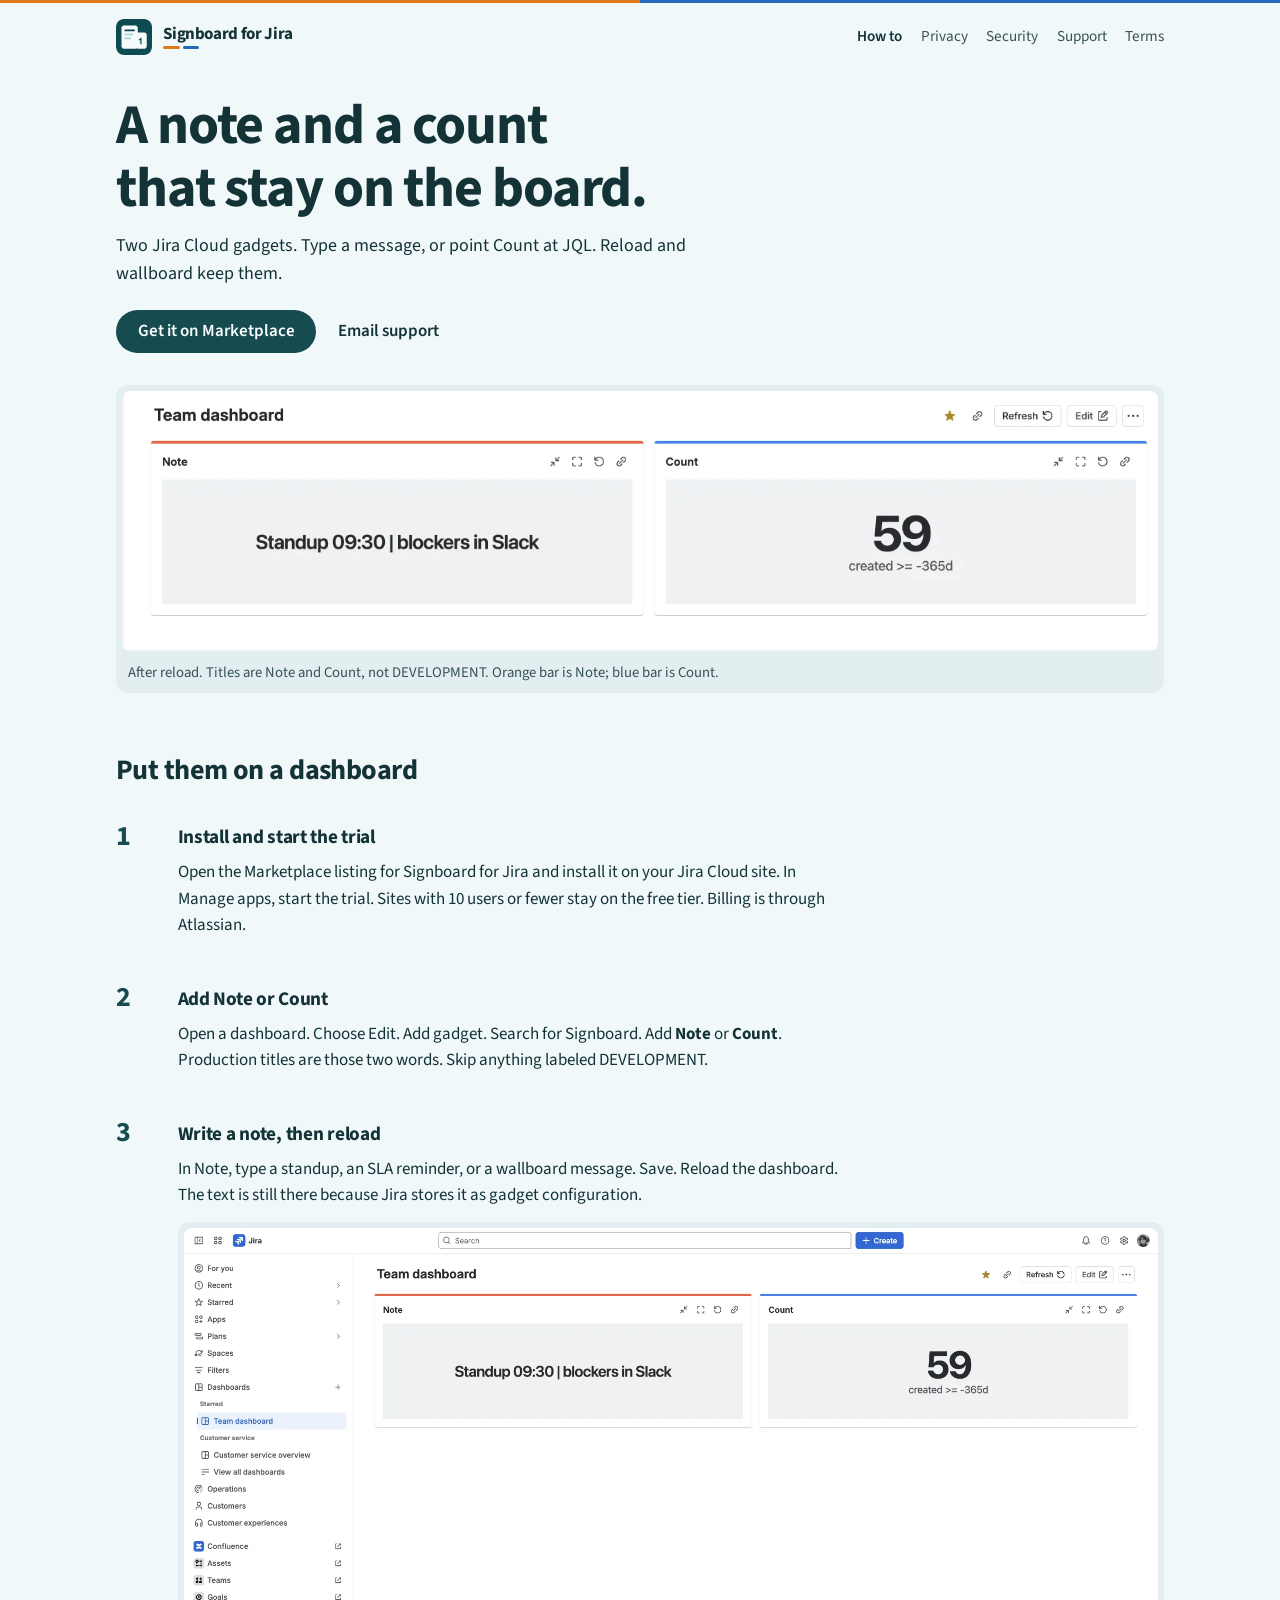
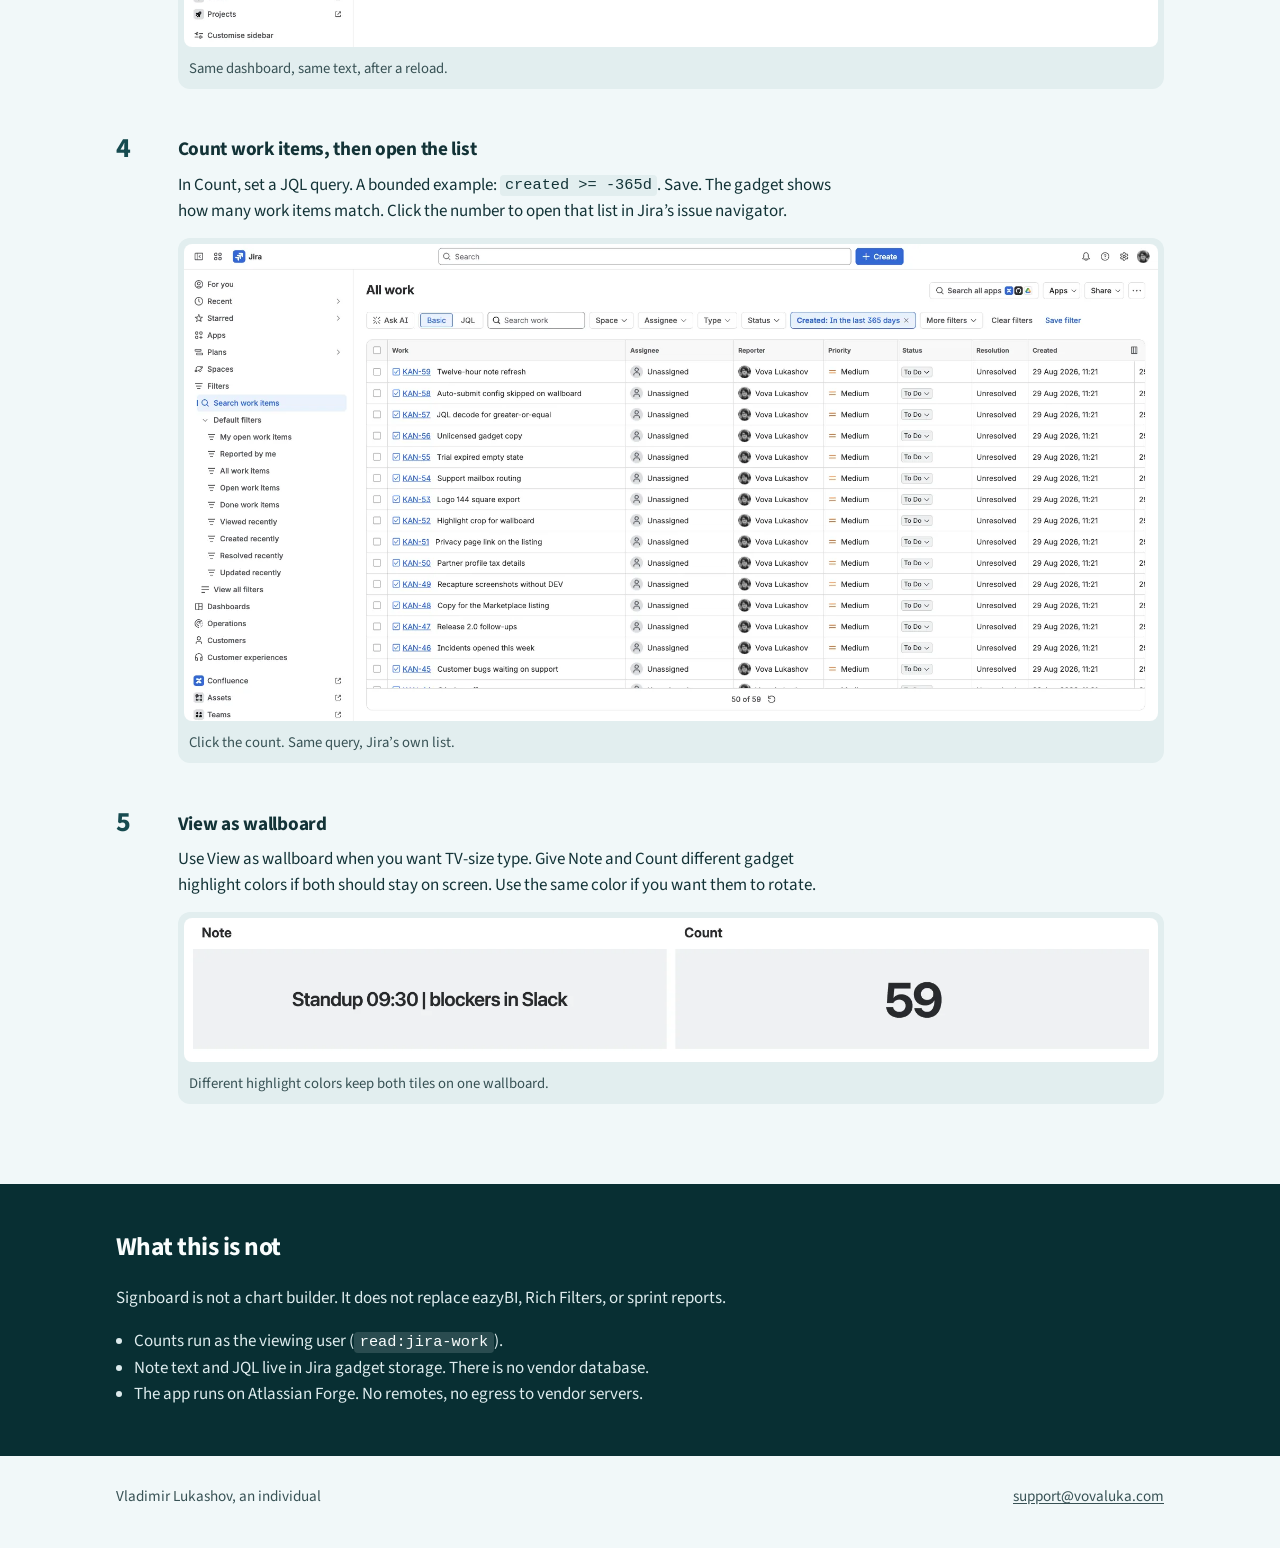
<file: index.html>
<!DOCTYPE html>
<html lang="en">
  <head>
    <meta charset="utf-8" />
    <meta name="viewport" content="width=device-width, initial-scale=1" />
    <title>How to use Signboard for Jira</title>
    <meta
      name="description"
      content="Install Signboard, add the Note and Count gadgets, keep a dashboard message after reload, and show a JQL count on wallboard."
    />
    <link rel="icon" href="logo.png" />
    <link rel="preconnect" href="https://fonts.googleapis.com" />
    <link rel="preconnect" href="https://fonts.gstatic.com" crossorigin />
    <link
      href="https://fonts.googleapis.com/css2?family=Source+Sans+3:ital,wght@0,400;0,600;0,700&display=swap"
      rel="stylesheet"
    />
    <link rel="stylesheet" href="style.css" />
  </head>
  <body>
    <a class="skip" href="#main">Skip to content</a>
    <header class="site-bar">
      <a class="brand" href="index.html">
        <img src="logo.png" width="36" height="36" alt="" />
        <span class="brand-text">
          Signboard for Jira
          <span class="bars" aria-hidden="true"><i class="bar-note"></i><i class="bar-count"></i></span>
        </span>
      </a>
      <nav>
        <a href="index.html" aria-current="page">How to</a>
        <a href="privacy.html">Privacy</a>
        <a href="security.html">Security</a>
        <a href="support.html">Support</a>
        <a href="terms.html">Terms</a>
      </nav>
    </header>

    <main id="main">
      <section class="hero">
        <h1>A note and a count<br />that stay on the board.</h1>
        <p class="lede">
          Two Jira Cloud gadgets. Type a message, or point Count at JQL. Reload and wallboard keep them.
        </p>
        <p class="actions">
          <a
            class="btn btn-primary"
            href="https://marketplace.atlassian.com/apps/1078702206/dashkeep-for-jira"
            >Get it on Marketplace</a
          >
          <a class="btn btn-ghost" href="mailto:support@vovaluka.com">Email support</a>
        </p>
        <figure class="shot hero-shot">
          <picture>
            <source type="image/webp" srcset="shots/gadgets.webp" />
            <img
              src="shots/gadgets.jpg"
              width="1498"
              height="376"
              alt="Signboard Note and Count gadgets on a Jira dashboard. Note reads Standup 09:30, blockers in Slack. Count shows 59 for created greater than or equal to minus 365 days."
            />
          </picture>
          <figcaption>
            After reload. Titles are Note and Count, not DEVELOPMENT. Orange bar is Note; blue bar is Count.
          </figcaption>
        </figure>
      </section>

      <section class="how">
        <h2>Put them on a dashboard</h2>
        <ol class="steps">
          <li class="step" style="--i: 0">
            <span class="n" aria-hidden="true">1</span>
            <div>
              <h3>Install and start the trial</h3>
              <p>
                Open the Marketplace listing for Signboard for Jira and install it on your Jira Cloud site.
                In Manage apps, start the trial. Sites with 10 users or fewer stay on the free tier. Billing is through Atlassian.
              </p>
            </div>
          </li>
          <li class="step" style="--i: 1">
            <span class="n" aria-hidden="true">2</span>
            <div>
              <h3>Add Note or Count</h3>
              <p>
                Open a dashboard. Choose Edit. Add gadget. Search for Signboard. Add <strong>Note</strong> or
                <strong>Count</strong>. Production titles are those two words. Skip anything labeled DEVELOPMENT.
              </p>
            </div>
          </li>
          <li class="step" style="--i: 2">
            <span class="n" aria-hidden="true">3</span>
            <div>
              <h3>Write a note, then reload</h3>
              <p>
                In Note, type a standup, an SLA reminder, or a wallboard message. Save. Reload the dashboard.
                The text is still there because Jira stores it as gadget configuration.
              </p>
              <figure class="shot">
                <picture>
                  <source type="image/webp" srcset="shots/dashboard.webp" />
                  <img
                    src="shots/dashboard.jpg"
                    width="1840"
                    height="790"
                    loading="lazy"
                    alt="Jira Team dashboard after reload, with Note on the left and Count on the right."
                  />
                </picture>
                <figcaption>Same dashboard, same text, after a reload.</figcaption>
              </figure>
            </div>
          </li>
          <li class="step" style="--i: 3">
            <span class="n" aria-hidden="true">4</span>
            <div>
              <h3>Count work items, then open the list</h3>
              <p>
                In Count, set a JQL query. A bounded example: <code>created &gt;= -365d</code>. Save.
                The gadget shows how many work items match. Click the number to open that list in Jira’s issue navigator.
              </p>
              <figure class="shot">
                <picture>
                  <source type="image/webp" srcset="shots/navigator.webp" />
                  <img
                    src="shots/navigator.jpg"
                    width="1840"
                    height="900"
                    loading="lazy"
                    alt="Jira issue navigator filtered to work items created in the last 365 days, opened from the Count gadget."
                  />
                </picture>
                <figcaption>Click the count. Same query, Jira’s own list.</figcaption>
              </figure>
            </div>
          </li>
          <li class="step" style="--i: 4">
            <span class="n" aria-hidden="true">5</span>
            <div>
              <h3>View as wallboard</h3>
              <p>
                Use View as wallboard when you want TV-size type. Give Note and Count different gadget highlight colors if both should stay on screen.
                Use the same color if you want them to rotate.
              </p>
              <figure class="shot">
                <picture>
                  <source type="image/webp" srcset="shots/wallboard.webp" />
                  <img
                    src="shots/wallboard.jpg"
                    width="1760"
                    height="260"
                    loading="lazy"
                    alt="Wallboard view with the Note and Count gadgets side by side. Note shows the standup line; Count shows 59."
                  />
                </picture>
                <figcaption>Different highlight colors keep both tiles on one wallboard.</figcaption>
              </figure>
            </div>
          </li>
        </ol>
      </section>

      <section class="limits">
        <div class="limits-inner">
          <h2>What this is not</h2>
          <p>
            Signboard is not a chart builder. It does not replace eazyBI, Rich Filters, or sprint reports.
          </p>
          <ul>
            <li>Counts run as the viewing user (<code>read:jira-work</code>).</li>
            <li>Note text and JQL live in Jira gadget storage. There is no vendor database.</li>
            <li>The app runs on Atlassian Forge. No remotes, no egress to vendor servers.</li>
          </ul>
        </div>
      </section>
    </main>

    <footer class="site-foot">
      <span>Vladimir Lukashov, an individual</span>
      <a href="mailto:support@vovaluka.com">support@vovaluka.com</a>
    </footer>
  </body>
</html>
</file>
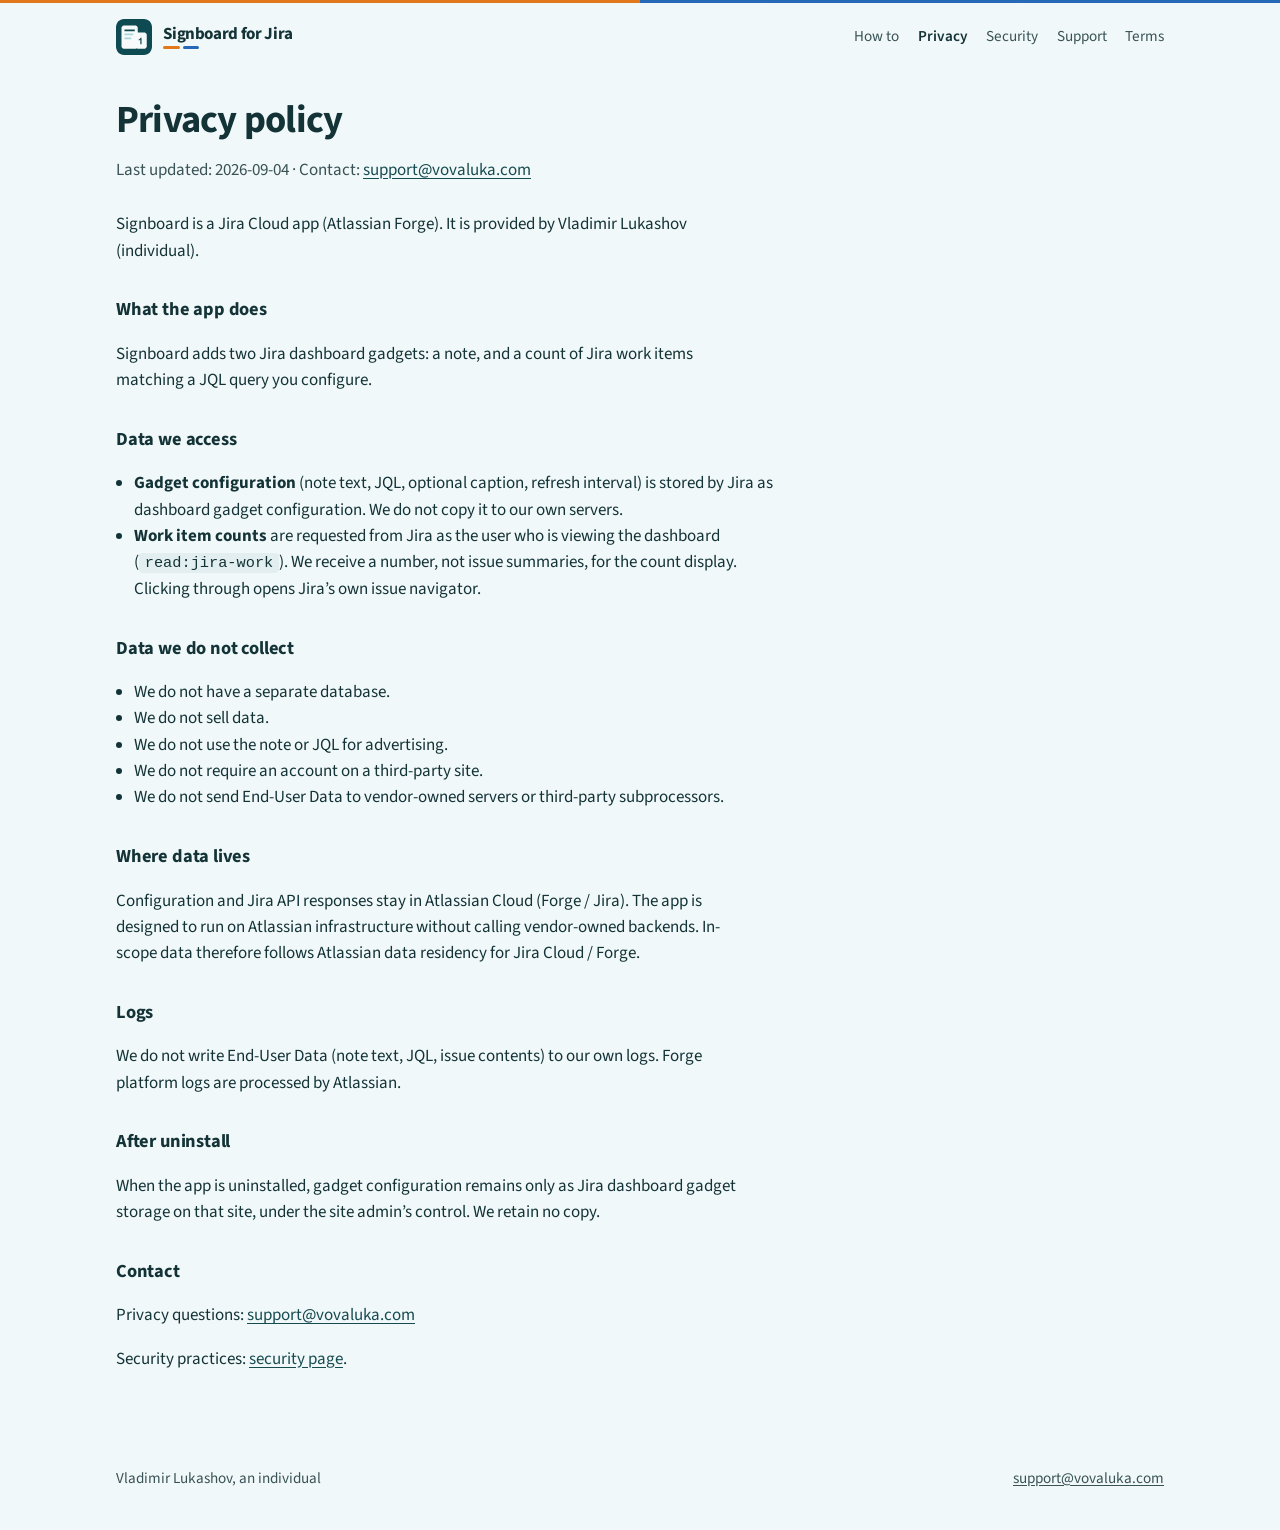
<file: privacy.html>
<!DOCTYPE html>
<html lang="en">
  <head>
    <meta charset="utf-8" />
    <meta name="viewport" content="width=device-width, initial-scale=1" />
    <title>Privacy policy · Signboard for Jira</title>
    <link rel="icon" href="logo.png" />
    <link rel="preconnect" href="https://fonts.googleapis.com" />
    <link rel="preconnect" href="https://fonts.gstatic.com" crossorigin />
    <link
      href="https://fonts.googleapis.com/css2?family=Source+Sans+3:ital,wght@0,400;0,600;0,700&display=swap"
      rel="stylesheet"
    />
    <link rel="stylesheet" href="style.css" />
  </head>
  <body class="doc">
    <a class="skip" href="#main">Skip to content</a>
    <header class="site-bar">
      <a class="brand" href="index.html">
        <img src="logo.png" width="36" height="36" alt="" />
        <span class="brand-text">
          Signboard for Jira
          <span class="bars" aria-hidden="true"><i class="bar-note"></i><i class="bar-count"></i></span>
        </span>
      </a>
      <nav>
        <a href="index.html">How to</a>
        <a href="privacy.html" aria-current="page">Privacy</a>
        <a href="security.html">Security</a>
        <a href="support.html">Support</a>
        <a href="terms.html">Terms</a>
      </nav>
    </header>
    <main id="main" class="doc-main">
      <h1>Privacy policy</h1>
      <p class="doc-meta">Last updated: 2026-09-04 · Contact: <a href="mailto:support@vovaluka.com">support@vovaluka.com</a></p>
      <p>Signboard is a Jira Cloud app (Atlassian Forge). It is provided by Vladimir Lukashov (individual).</p>
      <h2>What the app does</h2>
      <p>Signboard adds two Jira dashboard gadgets: a note, and a count of Jira work items matching a JQL query you configure.</p>
      <h2>Data we access</h2>
      <ul>
        <li><strong>Gadget configuration</strong> (note text, JQL, optional caption, refresh interval) is stored by Jira as dashboard gadget configuration. We do not copy it to our own servers.</li>
        <li><strong>Work item counts</strong> are requested from Jira as the user who is viewing the dashboard (<code>read:jira-work</code>). We receive a number, not issue summaries, for the count display. Clicking through opens Jira’s own issue navigator.</li>
      </ul>
      <h2>Data we do not collect</h2>
      <ul>
        <li>We do not have a separate database.</li>
        <li>We do not sell data.</li>
        <li>We do not use the note or JQL for advertising.</li>
        <li>We do not require an account on a third-party site.</li>
        <li>We do not send End-User Data to vendor-owned servers or third-party subprocessors.</li>
      </ul>
      <h2>Where data lives</h2>
      <p>Configuration and Jira API responses stay in Atlassian Cloud (Forge / Jira). The app is designed to run on Atlassian infrastructure without calling vendor-owned backends. In-scope data therefore follows Atlassian data residency for Jira Cloud / Forge.</p>
      <h2>Logs</h2>
      <p>We do not write End-User Data (note text, JQL, issue contents) to our own logs. Forge platform logs are processed by Atlassian.</p>
      <h2>After uninstall</h2>
      <p>When the app is uninstalled, gadget configuration remains only as Jira dashboard gadget storage on that site, under the site admin’s control. We retain no copy.</p>
      <h2>Contact</h2>
      <p>Privacy questions: <a href="mailto:support@vovaluka.com">support@vovaluka.com</a></p>
      <p>Security practices: <a href="security.html">security page</a>.</p>
    </main>
    <footer class="site-foot">
      <span>Vladimir Lukashov, an individual</span>
      <a href="mailto:support@vovaluka.com">support@vovaluka.com</a>
    </footer>
  </body>
</html>
</file>
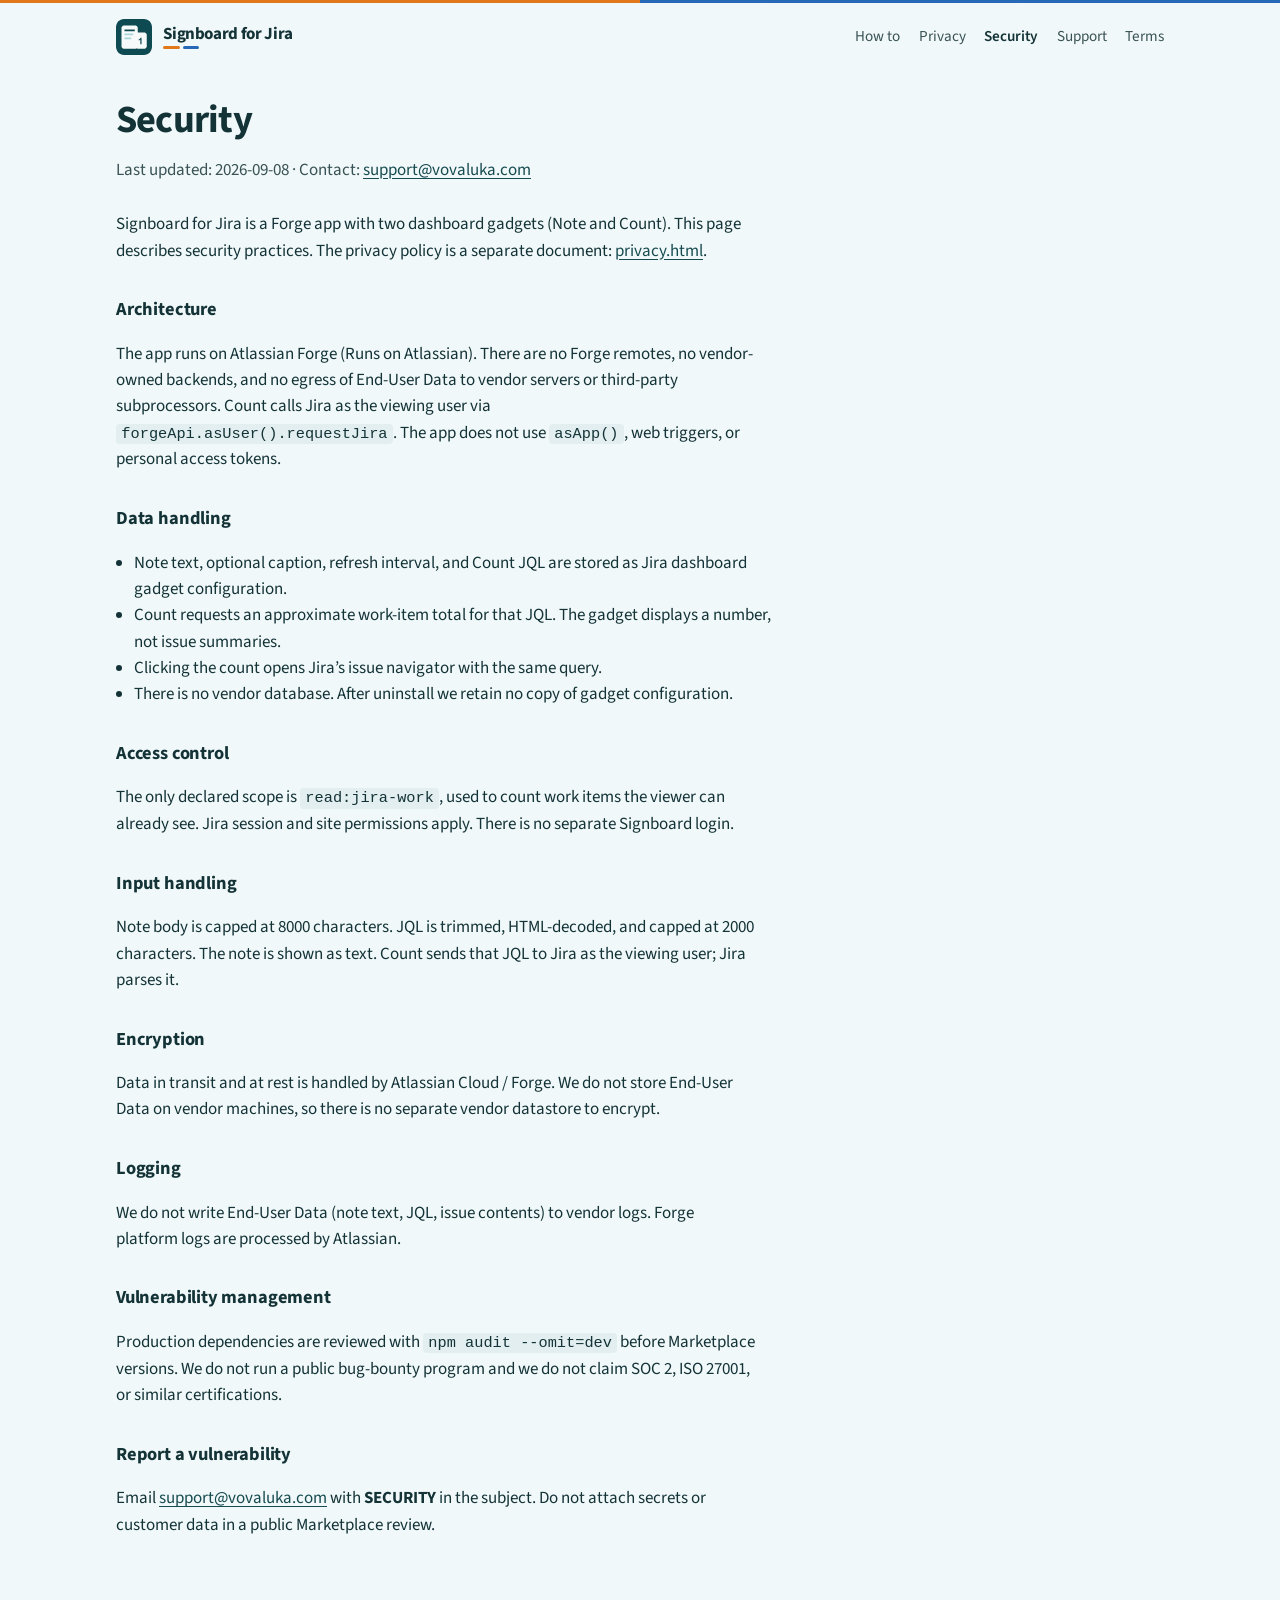
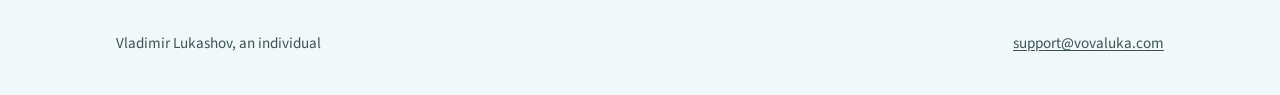
<file: security.html>
<!DOCTYPE html>
<html lang="en">
  <head>
    <meta charset="utf-8" />
    <meta name="viewport" content="width=device-width, initial-scale=1" />
    <title>Security · Signboard for Jira</title>
    <link rel="icon" href="logo.png" />
    <link rel="preconnect" href="https://fonts.googleapis.com" />
    <link rel="preconnect" href="https://fonts.gstatic.com" crossorigin />
    <link
      href="https://fonts.googleapis.com/css2?family=Source+Sans+3:ital,wght@0,400;0,600;0,700&display=swap"
      rel="stylesheet"
    />
    <link rel="stylesheet" href="style.css" />
  </head>
  <body class="doc">
    <a class="skip" href="#main">Skip to content</a>
    <header class="site-bar">
      <a class="brand" href="index.html">
        <img src="logo.png" width="36" height="36" alt="" />
        <span class="brand-text">
          Signboard for Jira
          <span class="bars" aria-hidden="true"><i class="bar-note"></i><i class="bar-count"></i></span>
        </span>
      </a>
      <nav>
        <a href="index.html">How to</a>
        <a href="privacy.html">Privacy</a>
        <a href="security.html" aria-current="page">Security</a>
        <a href="support.html">Support</a>
        <a href="terms.html">Terms</a>
      </nav>
    </header>
    <main id="main" class="doc-main">
      <h1>Security</h1>
      <p class="doc-meta">Last updated: 2026-09-08 · Contact: <a href="mailto:support@vovaluka.com">support@vovaluka.com</a></p>
      <p>
        Signboard for Jira is a Forge app with two dashboard gadgets (Note and Count).
        This page describes security practices. The privacy policy is a separate document:
        <a href="privacy.html">privacy.html</a>.
      </p>

      <h2>Architecture</h2>
      <p>
        The app runs on Atlassian Forge (Runs on Atlassian). There are no Forge remotes, no vendor-owned
        backends, and no egress of End-User Data to vendor servers or third-party subprocessors.
        Count calls Jira as the viewing user via <code>forgeApi.asUser().requestJira</code>.
        The app does not use <code>asApp()</code>, web triggers, or personal access tokens.
      </p>

      <h2>Data handling</h2>
      <ul>
        <li>Note text, optional caption, refresh interval, and Count JQL are stored as Jira dashboard gadget configuration.</li>
        <li>Count requests an approximate work-item total for that JQL. The gadget displays a number, not issue summaries.</li>
        <li>Clicking the count opens Jira’s issue navigator with the same query.</li>
        <li>There is no vendor database. After uninstall we retain no copy of gadget configuration.</li>
      </ul>

      <h2>Access control</h2>
      <p>
        The only declared scope is <code>read:jira-work</code>, used to count work items the viewer can already see.
        Jira session and site permissions apply. There is no separate Signboard login.
      </p>

      <h2>Input handling</h2>
      <p>
        Note body is capped at 8000 characters. JQL is trimmed, HTML-decoded, and capped at 2000 characters.
        The note is shown as text. Count sends that JQL to Jira as the viewing user; Jira parses it.
      </p>

      <h2>Encryption</h2>
      <p>
        Data in transit and at rest is handled by Atlassian Cloud / Forge.
        We do not store End-User Data on vendor machines, so there is no separate vendor datastore to encrypt.
      </p>

      <h2>Logging</h2>
      <p>
        We do not write End-User Data (note text, JQL, issue contents) to vendor logs.
        Forge platform logs are processed by Atlassian.
      </p>

      <h2>Vulnerability management</h2>
      <p>
        Production dependencies are reviewed with <code>npm audit --omit=dev</code> before Marketplace versions.
        We do not run a public bug-bounty program and we do not claim SOC 2, ISO 27001, or similar certifications.
      </p>

      <h2>Report a vulnerability</h2>
      <p>
        Email <a href="mailto:support@vovaluka.com">support@vovaluka.com</a> with <strong>SECURITY</strong> in the subject.
        Do not attach secrets or customer data in a public Marketplace review.
      </p>
    </main>
    <footer class="site-foot">
      <span>Vladimir Lukashov, an individual</span>
      <a href="mailto:support@vovaluka.com">support@vovaluka.com</a>
    </footer>
  </body>
</html>
</file>
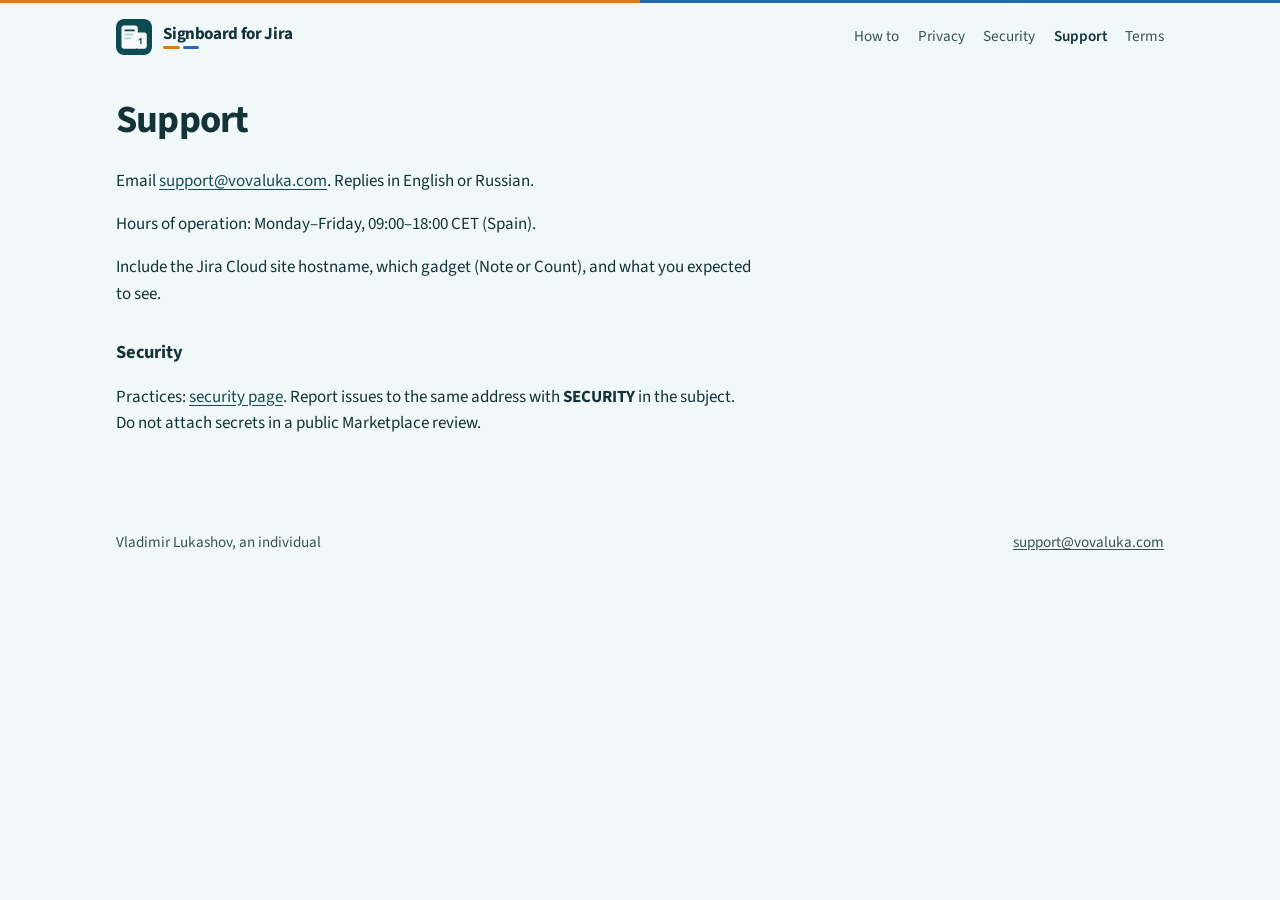
<file: support.html>
<!DOCTYPE html>
<html lang="en">
  <head>
    <meta charset="utf-8" />
    <meta name="viewport" content="width=device-width, initial-scale=1" />
    <title>Support · Signboard for Jira</title>
    <link rel="icon" href="logo.png" />
    <link rel="preconnect" href="https://fonts.googleapis.com" />
    <link rel="preconnect" href="https://fonts.gstatic.com" crossorigin />
    <link
      href="https://fonts.googleapis.com/css2?family=Source+Sans+3:ital,wght@0,400;0,600;0,700&display=swap"
      rel="stylesheet"
    />
    <link rel="stylesheet" href="style.css" />
  </head>
  <body class="doc">
    <a class="skip" href="#main">Skip to content</a>
    <header class="site-bar">
      <a class="brand" href="index.html">
        <img src="logo.png" width="36" height="36" alt="" />
        <span class="brand-text">
          Signboard for Jira
          <span class="bars" aria-hidden="true"><i class="bar-note"></i><i class="bar-count"></i></span>
        </span>
      </a>
      <nav>
        <a href="index.html">How to</a>
        <a href="privacy.html">Privacy</a>
        <a href="security.html">Security</a>
        <a href="support.html" aria-current="page">Support</a>
        <a href="terms.html">Terms</a>
      </nav>
    </header>
    <main id="main" class="doc-main">
      <h1>Support</h1>
      <p>Email <a href="mailto:support@vovaluka.com">support@vovaluka.com</a>. Replies in English or Russian.</p>
      <p>Hours of operation: Monday–Friday, 09:00–18:00 CET (Spain).</p>
      <p>Include the Jira Cloud site hostname, which gadget (Note or Count), and what you expected to see.</p>
      <h2>Security</h2>
      <p>
        Practices: <a href="security.html">security page</a>.
        Report issues to the same address with <strong>SECURITY</strong> in the subject.
        Do not attach secrets in a public Marketplace review.
      </p>
    </main>
    <footer class="site-foot">
      <span>Vladimir Lukashov, an individual</span>
      <a href="mailto:support@vovaluka.com">support@vovaluka.com</a>
    </footer>
  </body>
</html>
</file>
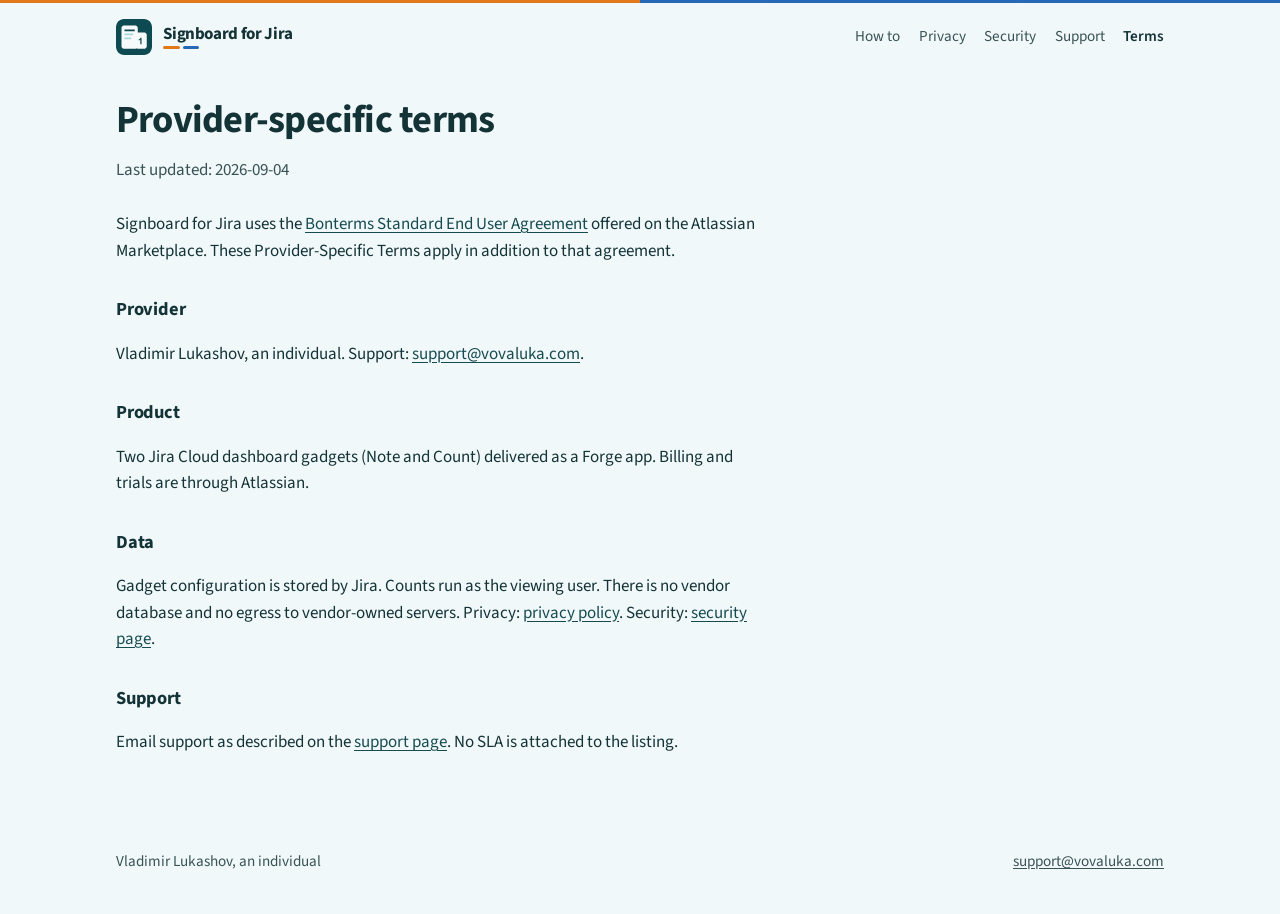
<file: terms.html>
<!DOCTYPE html>
<html lang="en">
  <head>
    <meta charset="utf-8" />
    <meta name="viewport" content="width=device-width, initial-scale=1" />
    <title>Provider-specific terms · Signboard for Jira</title>
    <link rel="icon" href="logo.png" />
    <link rel="preconnect" href="https://fonts.googleapis.com" />
    <link rel="preconnect" href="https://fonts.gstatic.com" crossorigin />
    <link
      href="https://fonts.googleapis.com/css2?family=Source+Sans+3:ital,wght@0,400;0,600;0,700&display=swap"
      rel="stylesheet"
    />
    <link rel="stylesheet" href="style.css" />
  </head>
  <body class="doc">
    <a class="skip" href="#main">Skip to content</a>
    <header class="site-bar">
      <a class="brand" href="index.html">
        <img src="logo.png" width="36" height="36" alt="" />
        <span class="brand-text">
          Signboard for Jira
          <span class="bars" aria-hidden="true"><i class="bar-note"></i><i class="bar-count"></i></span>
        </span>
      </a>
      <nav>
        <a href="index.html">How to</a>
        <a href="privacy.html">Privacy</a>
        <a href="security.html">Security</a>
        <a href="support.html">Support</a>
        <a href="terms.html" aria-current="page">Terms</a>
      </nav>
    </header>
    <main id="main" class="doc-main">
      <h1>Provider-specific terms</h1>
      <p class="doc-meta">Last updated: 2026-09-04</p>
      <p>
        Signboard for Jira uses the
        <a href="https://www.atlassian.com/licensing/marketplace/end-user-agreement-v1">Bonterms Standard End User Agreement</a>
        offered on the Atlassian Marketplace. These Provider-Specific Terms apply in addition to that agreement.
      </p>
      <h2>Provider</h2>
      <p>Vladimir Lukashov, an individual. Support: <a href="mailto:support@vovaluka.com">support@vovaluka.com</a>.</p>
      <h2>Product</h2>
      <p>Two Jira Cloud dashboard gadgets (Note and Count) delivered as a Forge app. Billing and trials are through Atlassian.</p>
      <h2>Data</h2>
      <p>
        Gadget configuration is stored by Jira. Counts run as the viewing user. There is no vendor database and no egress to vendor-owned servers.
        Privacy: <a href="privacy.html">privacy policy</a>. Security: <a href="security.html">security page</a>.
      </p>
      <h2>Support</h2>
      <p>Email support as described on the <a href="support.html">support page</a>. No SLA is attached to the listing.</p>
    </main>
    <footer class="site-foot">
      <span>Vladimir Lukashov, an individual</span>
      <a href="mailto:support@vovaluka.com">support@vovaluka.com</a>
    </footer>
  </body>
</html>
</file>
<file: style.css>
:root {
  color-scheme: light;
  --ink: oklch(0.30 0.038 205);
  --muted: oklch(0.42 0.032 205);
  --bg: oklch(0.975 0.008 205);
  --surface: oklch(0.995 0.004 205);
  --wash: oklch(0.94 0.012 205);
  --accent: oklch(0.38 0.055 205);
  --deep: oklch(0.28 0.042 205);
  --on-deep: oklch(0.99 0.004 205);
  --note-bar: oklch(0.68 0.16 55);
  --count-bar: oklch(0.52 0.14 255);
  --ease-out: cubic-bezier(0.23, 1, 0.32, 1);
  --radius: 12px;
  --radius-sm: 8px;
  --measure: 40rem;
  --page: 68rem;
}

*,
*::before,
*::after {
  box-sizing: border-box;
}

html {
  scroll-behavior: smooth;
}

@media (prefers-reduced-motion: reduce) {
  html {
    scroll-behavior: auto;
  }
}

body {
  margin: 0;
  font-family: "Atlassian Sans", "Source Sans 3", "Noto Sans", ui-sans-serif, system-ui, sans-serif;
  font-size: 1.0625rem;
  line-height: 1.55;
  color: var(--ink);
  background: var(--bg);
}

body::before {
  content: "";
  display: block;
  height: 3px;
  background: linear-gradient(to right, var(--note-bar) 50%, var(--count-bar) 50%);
}

img {
  max-width: 100%;
  height: auto;
}

a {
  color: var(--accent);
  text-underline-offset: 0.15em;
}

a:hover {
  color: var(--deep);
}

a:focus-visible,
.btn:focus-visible,
.skip:focus-visible {
  outline: 2px solid var(--accent);
  outline-offset: 3px;
}

.skip {
  position: absolute;
  left: 0.75rem;
  top: -3rem;
  z-index: 8;
  padding: 0.5rem 0.85rem;
  background: var(--surface);
  color: var(--ink);
  border-radius: var(--radius-sm);
}

.skip:focus {
  top: 0.75rem;
}

.site-bar {
  display: flex;
  align-items: center;
  justify-content: space-between;
  gap: 1rem 1.5rem;
  flex-wrap: wrap;
  max-width: var(--page);
  margin: 0 auto;
  padding: 0.85rem 1.25rem;
  min-height: 4.25rem;
}

.brand {
  display: flex;
  align-items: center;
  gap: 0.7rem;
  color: var(--ink);
  text-decoration: none;
  font-weight: 700;
  letter-spacing: -0.02em;
}

.brand:hover {
  color: var(--ink);
}

.brand img {
  width: 36px;
  height: 36px;
  border-radius: 8px;
}

.bars {
  display: flex;
  gap: 3px;
  width: 2.25rem;
  margin-top: 2px;
}

.bars i {
  display: block;
  height: 3px;
  flex: 1;
  border-radius: 2px;
}

.bar-note {
  background: var(--note-bar);
}

.bar-count {
  background: var(--count-bar);
}

.brand-text {
  display: flex;
  flex-direction: column;
  line-height: 1.15;
}

.brand-text small {
  font-weight: 400;
  font-size: 0.75rem;
  color: var(--muted);
  letter-spacing: 0;
}

nav {
  display: flex;
  flex-wrap: wrap;
  gap: 0.35rem 1.15rem;
}

nav a {
  color: var(--muted);
  text-decoration: none;
  font-size: 0.95rem;
}

nav a:hover,
nav a[aria-current="page"] {
  color: var(--ink);
  text-decoration: none;
}

nav a[aria-current="page"] {
  font-weight: 600;
}

.hero,
.how,
.site-foot,
.doc-main {
  max-width: var(--page);
  margin: 0 auto;
  padding: 0 1.25rem;
}

.hero {
  padding-top: 1.5rem;
  padding-bottom: 0;
}

.hero h1 {
  margin: 0 0 0.75rem;
  max-width: 14em;
  font-size: clamp(2.25rem, 4.6vw, 3.5rem);
  font-weight: 700;
  line-height: 1.12;
  letter-spacing: -0.02em;
  text-wrap: balance;
}

.hero .lede {
  margin: 0 0 1.35rem;
  max-width: 36rem;
  font-size: 1.125rem;
  color: var(--ink);
}

.actions {
  display: flex;
  flex-wrap: wrap;
  align-items: center;
  gap: 0.65rem 1rem;
  margin-bottom: 2rem;
}

.btn {
  display: inline-flex;
  align-items: center;
  justify-content: center;
  padding: 0.7rem 1.35rem;
  border-radius: 999px;
  text-decoration: none;
  font-weight: 600;
  line-height: 1.2;
  border: 0;
  cursor: pointer;
  transition:
    transform 140ms var(--ease-out),
    background-color 180ms ease,
    color 180ms ease;
}

.btn:hover {
  text-decoration: none;
}

.btn-primary {
  background: var(--accent);
  color: var(--on-deep);
}

.btn-primary:hover {
  background: var(--deep);
  color: var(--on-deep);
}

.btn-ghost {
  background: transparent;
  color: var(--ink);
  padding-left: 0.35rem;
}

.btn-ghost:hover {
  color: var(--accent);
}

.btn:active {
  transform: scale(0.97);
}

.shot {
  margin: 0;
  padding: 6px;
  background: var(--wash);
  border-radius: var(--radius);
}

.shot img {
  display: block;
  width: 100%;
  height: auto;
  border-radius: var(--radius-sm);
  background: var(--surface);
  vertical-align: middle;
}

.hero-shot img {
  clip-path: inset(0);
}

.shot figcaption {
  margin: 0.7rem 0.35rem 0.15rem;
  font-size: 0.92rem;
  color: var(--muted);
}

.how {
  padding-top: 3.5rem;
  padding-bottom: 1rem;
}

.how h2 {
  margin: 0 0 1.75rem;
  font-size: clamp(1.45rem, 2.2vw, 1.85rem);
  letter-spacing: -0.02em;
  text-wrap: balance;
}

.steps {
  list-style: none;
  margin: 0;
  padding: 0;
  display: grid;
  gap: 2.75rem;
}

.step {
  display: grid;
  grid-template-columns: 2.75rem minmax(0, 1fr);
  column-gap: 1.1rem;
  align-items: start;
}

.step .n {
  font-size: 1.75rem;
  font-weight: 700;
  line-height: 1.1;
  letter-spacing: -0.02em;
  color: var(--accent);
}

.step h3 {
  margin: 0.15rem 0 0.4rem;
  font-size: 1.2rem;
  letter-spacing: -0.015em;
  text-wrap: balance;
}

.step p {
  margin: 0 0 0.7rem;
  max-width: 42rem;
}

.step p:last-child {
  margin-bottom: 0;
}

.step .shot {
  margin-top: 0.85rem;
}

code {
  font-family: ui-monospace, "SFMono-Regular", Menlo, Consolas, monospace;
  font-size: 0.9em;
  color: var(--ink);
  background: var(--wash);
  padding: 0.08em 0.35em;
  border-radius: 4px;
}

.limits {
  margin-top: 4rem;
  background: var(--deep);
  color: var(--on-deep);
}

.limits-inner {
  max-width: var(--page);
  margin: 0 auto;
  padding: 2.75rem 1.25rem 3rem;
}

.limits h2 {
  margin: 0 0 0.85rem;
  font-size: clamp(1.35rem, 2vw, 1.7rem);
  letter-spacing: -0.02em;
  color: var(--on-deep);
}

.limits p,
.limits li {
  color: oklch(0.93 0.015 205);
  max-width: 40rem;
}

.limits ul {
  margin: 0.6rem 0 0;
  padding-left: 1.15rem;
}

.limits a {
  color: var(--on-deep);
}

.limits code {
  color: var(--on-deep);
  background: oklch(1 0.01 205 / 0.14);
}

.site-foot {
  padding: 1.85rem 1.25rem 2.5rem;
  color: var(--muted);
  font-size: 0.95rem;
  display: flex;
  flex-wrap: wrap;
  gap: 0.35rem 1.25rem;
  justify-content: space-between;
}

.site-foot a {
  color: var(--muted);
}

body.doc .doc-main {
  padding-top: 1.25rem;
  padding-bottom: 3rem;
}

body.doc .doc-main h1 {
  margin: 0 0 0.4rem;
  font-size: clamp(1.85rem, 3vw, 2.4rem);
  letter-spacing: -0.02em;
  text-wrap: balance;
}

body.doc .doc-meta {
  margin: 0 0 1.75rem;
  color: var(--muted);
}

body.doc .doc-main h2 {
  margin: 1.7em 0 0.45em;
  font-size: 1.15rem;
  letter-spacing: -0.01em;
}

body.doc .doc-main p,
body.doc .doc-main li {
  max-width: var(--measure);
}

body.doc .doc-main ul {
  padding-left: 1.15rem;
}

@media (prefers-reduced-motion: no-preference) {
  .hero-shot img {
    transition: clip-path 640ms var(--ease-out);
  }

  @starting-style {
    .hero-shot img {
      clip-path: inset(0 0 12% 0);
    }
  }
}

@media (prefers-reduced-motion: reduce) {
  .btn:active {
    transform: none;
  }

  .hero-shot img {
    transition: none;
    clip-path: none;
  }
}

@media (max-width: 640px) {
  .hero h1 {
    max-width: none;
    font-size: clamp(1.85rem, 9vw, 2.4rem);
  }

  .step {
    grid-template-columns: 2.1rem minmax(0, 1fr);
    column-gap: 0.7rem;
  }

  .step .n {
    font-size: 1.4rem;
  }
}
</file>
